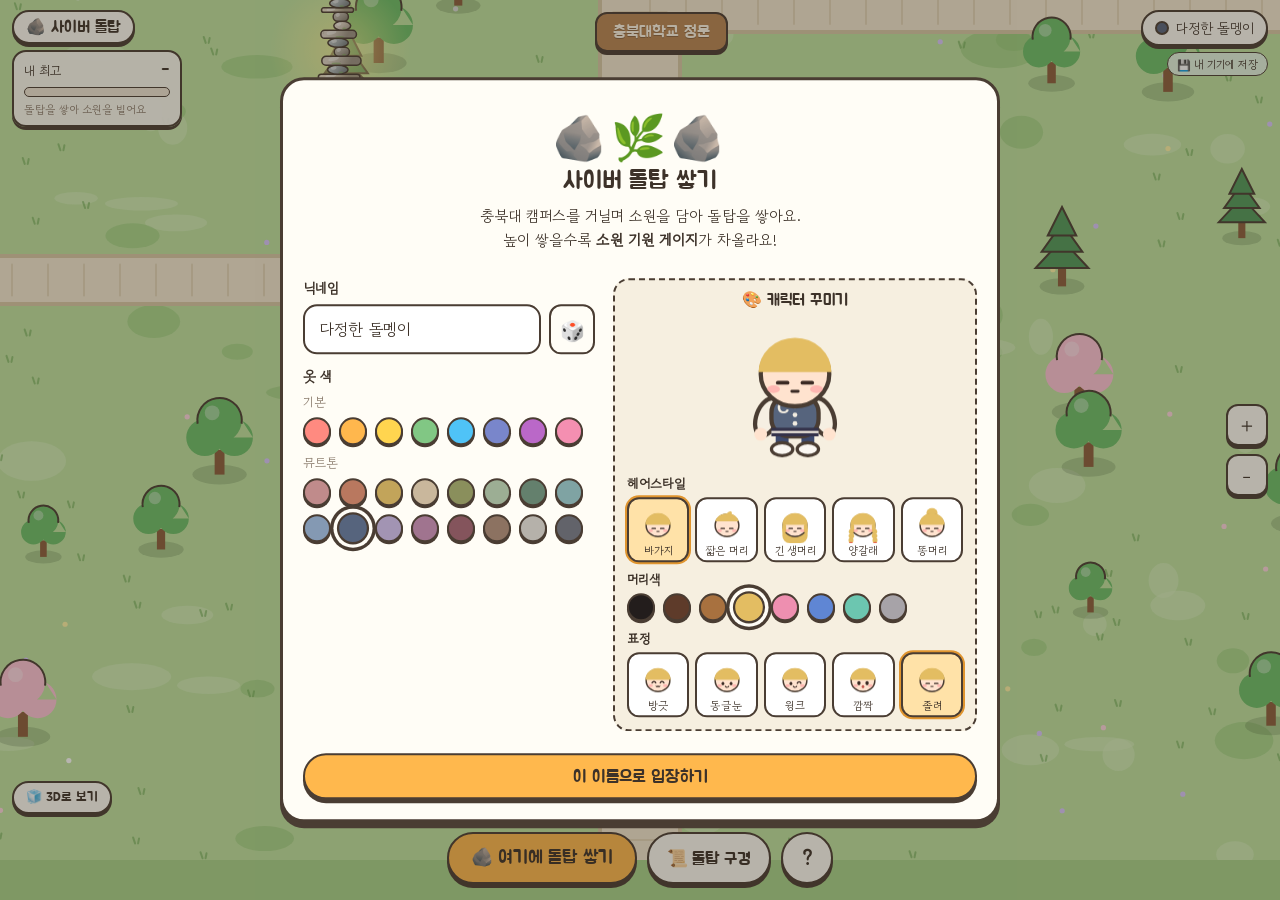
<file: index.html>
<!doctype html>
<html lang="ko">
<head>
  <meta charset="utf-8">
  <meta name="viewport" content="width=device-width, initial-scale=1, maximum-scale=1, user-scalable=no, viewport-fit=cover">
  <title>사이버 돌탑 쌓기 · 충북대</title>
  <meta name="description" content="충북대학교 캠퍼스를 거닐며 돌탑을 쌓고 소원을 비는 참여형 웹게임">
  <meta name="theme-color" content="#cfe8b4">
  <link rel="icon" href="data:image/svg+xml,<svg xmlns='http://www.w3.org/2000/svg' viewBox='0 0 100 100'><text y='.9em' font-size='90'>🪨</text></svg>">
  <link rel="preconnect" href="https://fonts.googleapis.com">
  <link rel="preconnect" href="https://fonts.gstatic.com" crossorigin>
  <link href="https://fonts.googleapis.com/css2?family=Gowun+Dodum&family=Jua&display=swap" rel="stylesheet">
  <link rel="stylesheet" href="css/style.css?v=2026112502">
</head>
<body>
  <canvas id="campus" aria-label="충북대학교 캠퍼스 지도"></canvas>

  <!-- 2D는 이 브라우저에만 저장돼요. 3D로 돌아가면 기록이 모두와 공유돼요. -->
  <a class="mode-link" href="index3d.html" title="3D 캠퍼스로 돌아가기 (기록이 모두와 공유돼요)">🧊 3D로 보기</a>

  <!-- 상단 HUD -->
  <header class="hud">
    <div class="hud-col">
      <div class="brand">🪨 사이버 돌탑</div>
      <button id="myCard" class="my-card" type="button" title="내 돌탑 정보">
        <div class="my-row"><span>내 최고</span><b id="myBest">-</b></div>
        <div class="gauge sm"><i id="myGaugeFill"></i></div>
        <small id="myGaugeLabel">돌탑을 쌓아 소원을 빌어요</small>
      </button>
    </div>
    <div class="loc" id="locLabel">충북대학교 정문</div>
    <div class="hud-col right">
      <button id="profileChip" class="chip" type="button" title="이름·캐릭터 바꾸기">
        <span id="profileDot" class="dot"></span><span id="profileName">이름 없음</span>
      </button>
      <div id="netBadge" class="badge">연결 중…</div>
    </div>
  </header>

  <div class="zoom">
    <button id="zoomIn" type="button" aria-label="확대">＋</button>
    <button id="zoomOut" type="button" aria-label="축소">－</button>
  </div>

  <nav class="actionbar">
    <button id="btnBuild" class="btn primary" type="button">🪨 여기에 돌탑 쌓기</button>
    <button id="btnGoMine" class="btn go-mine" type="button" title="내 돌탑 앞으로 바로 이동 (M)" hidden>📍 <span class="lbl">내 돌탑으로 이동</span><span class="lbl-s">내 돌탑</span></button>
    <button id="btnList" class="btn" type="button">📜 <span class="lbl">돌탑 </span>구경</button>
    <button id="btnHelp" class="btn icon" type="button" aria-label="도움말">?</button>
  </nav>

  <!-- 내 돌탑이 화면 밖에 있을 때 가장자리에 방향 표시 -->
  <button id="myArrow" class="my-arrow" type="button" aria-label="내 돌탑 방향 (누르면 이동)" hidden>
    <span class="arr">➤</span><span id="myArrowText" class="txt">⭐ 내 돌탑</span>
  </button>

  <div id="toast" class="toast" role="status" aria-live="polite"></div>
  <div id="backdrop" class="backdrop"></div>

  <!-- 처음 방문 -->
  <div id="mWelcome" class="layer modal wide" role="dialog" aria-labelledby="welcomeTitle">
    <div class="modal-hero">🪨🌿🪨</div>
    <h2 id="welcomeTitle">사이버 돌탑 쌓기</h2>
    <p class="sub">충북대 캠퍼스를 거닐며 소원을 담아 돌탑을 쌓아요.<br>높이 쌓을수록 <b>소원 기원 게이지</b>가 차올라요!</p>
    <div class="welcome-cols">
      <div class="welcome-main">
        <label class="field">
          <span>닉네임</span>
          <span class="name-row">
            <input id="inName" maxlength="10" placeholder="예) 개신동 다람쥐" autocomplete="off">
            <button id="btnRandomName" class="dice" type="button" title="랜덤 닉네임·색" aria-label="랜덤 닉네임과 색으로 바꾸기">🎲</button>
          </span>
        </label>
        <div class="field">
          <span>옷 색</span>
          <div id="colorPick"></div>
        </div>
      </div>
      <!-- 캐릭터 꾸미기 (처음 입장 + 닉네임 눌렀을 때 같은 창) -->
      <section class="deco" aria-labelledby="decoTitle">
        <h3 id="decoTitle">🎨 캐릭터 꾸미기</h3>
        <canvas id="decoPreview" class="deco-preview" aria-label="내 캐릭터 미리보기"></canvas>
        <div class="deco-label">헤어스타일</div>
        <div id="hairPick" class="deco-opts" role="radiogroup" aria-label="헤어스타일"></div>
        <div class="deco-label">머리색</div>
        <div id="hairColorPick" class="swatches sm" role="radiogroup" aria-label="머리색"></div>
        <div class="deco-label">표정</div>
        <div id="facePick" class="deco-opts" role="radiogroup" aria-label="표정"></div>
      </section>
    </div>
    <button id="btnStart" class="btn primary wide" type="button">캠퍼스 입장하기</button>
  </div>

  <!-- 소원 작성 -->
  <div id="mWish" class="layer modal" role="dialog" aria-labelledby="wishTitle">
    <h2 id="wishTitle">어떤 소원을 빌까요?</h2>
    <div id="catPick" class="cats"></div>
    <label class="field">
      <span>소원 한 줄 <em id="wishCount">0/60</em></span>
      <textarea id="inWish" maxlength="60" rows="2" placeholder="예) 이번 학기 전공 A+ 받게 해주세요!"></textarea>
    </label>
    <div class="row-btns">
      <button id="btnWishCancel" class="btn" type="button">취소</button>
      <button id="btnWishOk" class="btn primary" type="button">돌 쌓으러 가기</button>
    </div>
  </div>

  <!-- 도움말 -->
  <div id="mHelp" class="layer modal" role="dialog" aria-labelledby="helpTitle">
    <h2 id="helpTitle">이렇게 놀아요</h2>
    <ol class="help">
      <li><b>이동</b> — 지도를 탭(클릭)하면 그곳으로 걸어가요. 꾹 누른 채 끌면 손가락을 따라가요. 키보드는 <kbd>WASD</kbd>/<kbd>방향키</kbd>.</li>
      <li><b>돌탑 세우기</b> — 마음에 드는 잔디밭에서 <b>여기에 돌탑 쌓기</b>를 누르고 소원을 적어요. (한 사람당 돌탑 1개)</li>
      <li><b>돌 쌓기</b> — 아래에서 돌 모양을 고르고, 위에서 움직이는 돌을 <b>탭</b>해서 떨어뜨려요. (<kbd>Space</kbd>, 숫자키 <kbd>1~7</kbd>)</li>
      <li><b>균형</b> — 위에 올린 돌들의 무게중심이 아랫돌 위를 벗어나면 와르르! 둥근돌·뾰족돌은 그 위에 쌓기 어려워요.</li>
      <li><b>난이도</b> — 높아질수록 돌이 빨라지고, 4층부터 바람, 12층부터 손떨림이 생겨요.</li>
      <li><b>기록</b> — 최고 기록이 캠퍼스의 내 돌탑이 되고, <b>15층</b>이면 소원 기원 게이지 100%!</li>
      <li><b>내 돌탑 찾기</b> — 내 돌탑이 화면 밖에 있으면 가장자리의 ⭐ 화살표가 방향과 거리를 알려 줘요. 아래 <b>📍 내 돌탑으로 이동</b>(<kbd>M</kbd>)을 누르면 바로 앞으로 이동해요.</li>
      <li><b>응원</b> — 다른 사람의 돌탑을 눌러 소원을 보고 ♥ 좋아요와 응원 한마디를 남겨요.</li>
    </ol>
    <button id="btnHelpClose" class="btn primary wide" type="button">알겠어요!</button>
  </div>

  <!-- 돌탑 상세 -->
  <aside id="sTower" class="layer sheet" aria-labelledby="twName">
    <div class="sheet-grab"></div>
    <button class="sheet-close" data-close type="button" aria-label="닫기">✕</button>
    <div class="tw-head">
      <span id="twCat" class="cat-badge"></span>
      <span id="twMine" class="mine-badge" hidden>내 돌탑</span>
      <span id="twDemo" class="demo-badge" hidden>예시</span>
    </div>
    <h2 id="twName" class="tw-name"></h2>
    <p id="twWish" class="tw-wish"></p>
    <p id="twLoc" class="tw-loc"></p>
    <div class="tw-stats">
      <div><small>최고 높이</small><b id="twHeight">0층</b></div>
      <div class="grow">
        <small>소원 기원 게이지</small>
        <div class="gauge"><i id="twGaugeFill"></i></div>
        <small id="twGaugeLabel"></small>
      </div>
    </div>
    <div class="tw-actions">
      <button id="twLike" class="btn like" type="button">♡ <span id="twLikeCount">0</span></button>
      <div id="twOwner" class="owner-actions" hidden>
        <button id="btnRestack" class="btn primary" type="button">🪨 다시 쌓기</button>
        <button id="btnEditWish" class="btn" type="button">✏️ 소원 수정</button>
      </div>
    </div>
    <h3>💬 응원 한마디</h3>
    <div id="quickCheers" class="quick"></div>
    <form id="cheerForm" class="cheer-form">
      <input id="inCheer" maxlength="40" placeholder="따뜻한 응원을 남겨 주세요" autocomplete="off">
      <button class="btn primary" type="submit">보내기</button>
    </form>
    <ul id="twCheers" class="cheers"></ul>
    <p id="twTime" class="muted small"></p>
  </aside>

  <!-- 돌탑 목록 -->
  <aside id="sList" class="layer sheet" aria-labelledby="listTitle">
    <div class="sheet-grab"></div>
    <button class="sheet-close" data-close type="button" aria-label="닫기">✕</button>
    <h2 id="listTitle">📜 캠퍼스 돌탑</h2>
    <p id="listSummary" class="muted small"></p>
    <div id="listTabs" class="tabs">
      <button data-sort="height" class="on" type="button">🏆 높이순</button>
      <button data-sort="likes" type="button">♥ 좋아요순</button>
      <button data-sort="recent" type="button">🕒 최신순</button>
    </div>
    <div id="listCats" class="quick"></div>
    <ol id="listItems" class="tower-list"></ol>
  </aside>

  <!-- 돌 쌓기 화면 -->
  <section id="stackScene" class="stack-scene" hidden>
    <canvas id="stackCanvas"></canvas>
    <div class="stack-hud">
      <div class="hud-card big"><small>현재</small><b><span id="skHeight">0</span>층</b></div>
      <div class="hud-card"><small>최고</small><b><span id="skBest">0</span>층</b></div>
      <div class="hud-card grow">
        <div class="hud-line"><span id="skLevel">Lv.1</span><span id="skWind">🍃 바람 없음</span></div>
        <small>안정도</small>
        <div class="gauge sm"><i id="skStab"></i></div>
      </div>
    </div>
    <div id="skWish" class="sk-wish"></div>
    <div id="skTip" class="sk-tip">화면을 탭하면 돌이 떨어져요 👇</div>
    <div id="skBottom" class="stack-bottom">
      <div id="skTray" class="tray"></div>
      <div class="stack-actions">
        <button id="skExit" class="btn" type="button">← 캠퍼스로</button>
        <button id="skFinish" class="btn primary" type="button">✅ 완성하고 기록하기</button>
      </div>
    </div>
    <div id="skResult" class="result" hidden>
      <div class="result-card">
        <div id="rsEmoji" class="result-emoji">🪨</div>
        <h2 id="rsTitle"></h2>
        <div class="result-stats">
          <div><small>이번 기록</small><b id="rsHeight">0층</b></div>
          <div><small>최고 기록</small><b id="rsBest">0층</b></div>
        </div>
        <div id="rsRecord" class="record-badge" hidden>🎉 새 최고 기록!</div>
        <small>소원 기원 게이지</small>
        <div class="gauge"><i id="rsGaugeFill"></i></div>
        <small id="rsGaugeLabel"></small>
        <p id="rsNote" class="muted small"></p>
        <div class="row-btns">
          <button id="rsExit" class="btn" type="button">캠퍼스로</button>
          <button id="rsRetry" class="btn primary" type="button">🔁 다시 도전</button>
        </div>
      </div>
    </div>
  </section>

  <script src="js/data.js?v=2026112504"></script>
  <script src="js/stones.js?v=2026112503"></script>
  <script src="js/avatar.js?v=2026112206"></script>
  <script src="js/store.js?v=2026112401"></script>
  <script src="js/layout-data.js?v=2026112301"></script>
  <script src="js/layout.js?v=2026112206"></script>
  <script src="js/campus.js?v=2026112501"></script>
  <script src="js/stack.js?v=2026112206"></script>
  <script src="js/main.js?v=2026112508"></script>
</body>
</html>
</file>
<file: css/style.css>
/* =========================================================
 * style.css — 사이버 돌탑 쌓기 디자인
 * 귀엽고 깔끔한 2D 게임 스타일: 둥근 모서리, 진한 갈색 외곽선,
 * 아래로 떨어지는 그림자(통통 튀는 버튼 느낌)
 * ========================================================= */

:root {
  --ink: #3d3229;
  --line: #4a3d33;
  --paper: #fffdf6;
  --paper-2: #f6efe0;
  --grass: #cfe8b4;
  --primary: #ffb84d;
  --primary-2: #ffcf7a;
  --like: #ff6b81;
  --ok: #5cb87a;
  --warn: #f0b43c;
  --danger: #ec6a5c;
  --muted: #8a7b6c;
  --radius: 18px;
  --shadow: 0 4px 0 var(--line);
  --safe-top: env(safe-area-inset-top, 0px);
  --safe-bottom: env(safe-area-inset-bottom, 0px);
  color-scheme: light;
}

* { box-sizing: border-box; }
[hidden] { display: none !important; }

html, body {
  margin: 0;
  height: 100%;
  overflow: hidden;
  background: var(--grass);
  color: var(--ink);
  font-family: 'Gowun Dodum', system-ui, -apple-system, 'Apple SD Gothic Neo', 'Malgun Gothic', sans-serif;
  -webkit-tap-highlight-color: transparent;
  -webkit-user-select: none;
  user-select: none;
  overscroll-behavior: none;
}

h1, h2, h3, .brand, .btn, .tw-name, .result-card h2 {
  font-family: 'Jua', 'Gowun Dodum', sans-serif;
  font-weight: 400;
}

input, textarea, button { font: inherit; color: inherit; }
input, textarea { -webkit-user-select: text; user-select: text; }

kbd {
  display: inline-block;
  min-width: 1.5em;
  padding: 0 5px;
  border: 1.5px solid var(--line);
  border-bottom-width: 3px;
  border-radius: 6px;
  background: #fff;
  font-family: inherit;
  font-size: 0.85em;
  text-align: center;
  line-height: 1.4;
}

#campus {
  position: fixed;
  inset: 0;
  display: block;
  touch-action: none;
  cursor: pointer;
}

/* ---------------- 버튼 ---------------- */

.btn {
  display: inline-flex;
  align-items: center;
  justify-content: center;
  gap: 4px;
  min-height: 46px;
  padding: 0 18px;
  border: 2.5px solid var(--line);
  border-radius: 999px;
  background: var(--paper);
  box-shadow: var(--shadow);
  font-size: 17px;
  cursor: pointer;
  white-space: nowrap;
  transition: transform .08s, box-shadow .08s, background .15s;
}
.btn:hover { background: #fff; }
.btn:active { transform: translateY(3px); box-shadow: 0 1px 0 var(--line); }
.btn:focus-visible, .chip:focus-visible, .my-card:focus-visible, .tray-btn:focus-visible { outline: 3px solid #6c9ef0; outline-offset: 2px; }
.btn.primary { background: var(--primary); }
.btn.primary:hover { background: var(--primary-2); }
.btn.icon { width: 46px; padding: 0; font-size: 20px; }
.btn.wide { width: 100%; margin-top: 8px; }

/* ---------------- 상단 HUD ---------------- */

.hud {
  position: fixed;
  top: 0; left: 0; right: 0;
  z-index: 10;
  display: flex;
  align-items: flex-start;
  justify-content: space-between;
  gap: 8px;
  padding: calc(10px + var(--safe-top)) 12px 0;
  pointer-events: none;
}
.hud > * { pointer-events: auto; }
.hud-col { display: flex; flex-direction: column; gap: 6px; min-width: 0; }
.hud-col.right { align-items: flex-end; }

.brand {
  align-self: flex-start;
  padding: 5px 12px;
  border: 2px solid var(--line);
  border-radius: 999px;
  background: var(--paper);
  box-shadow: 0 3px 0 var(--line);
  font-size: 16px;
}

.my-card {
  width: 170px;
  padding: 8px 10px;
  border: 2px solid var(--line);
  border-radius: 14px;
  background: rgba(255, 253, 246, .95);
  box-shadow: 0 3px 0 var(--line);
  text-align: left;
  cursor: pointer;
}
.my-row { display: flex; justify-content: space-between; align-items: baseline; font-size: 13px; }
.my-row b { font-family: 'Jua', sans-serif; font-size: 18px; font-weight: 400; }
.my-card small { display: block; margin-top: 3px; font-size: 11px; color: var(--muted); }

.loc {
  margin-top: 2px;
  padding: 8px 16px;
  border: 2.5px solid var(--line);
  border-radius: 12px;
  background: #b98654;
  color: #fff8e8;
  box-shadow: 0 3px 0 var(--line);
  font-family: 'Jua', sans-serif;
  font-size: 16px;
  text-shadow: 0 1px 0 rgba(0,0,0,.25);
  white-space: nowrap;
  max-width: 40vw;
  overflow: hidden;
  text-overflow: ellipsis;
  pointer-events: none !important;
}

.chip {
  display: inline-flex;
  align-items: center;
  gap: 6px;
  max-width: 150px;
  padding: 6px 12px;
  border: 2px solid var(--line);
  border-radius: 999px;
  background: var(--paper);
  box-shadow: 0 3px 0 var(--line);
  cursor: pointer;
  font-size: 14px;
}
.chip span:last-child { overflow: hidden; text-overflow: ellipsis; white-space: nowrap; }
.dot { width: 14px; height: 14px; flex: none; border-radius: 50%; border: 2px solid var(--line); background: #ccc; }

.badge {
  padding: 3px 9px;
  border: 1.5px solid var(--line);
  border-radius: 999px;
  background: #fff;
  font-size: 11px;
}
.badge.ok { background: #e3f5e2; }
.badge.warn { background: #ffe9c7; }

/* ---------------- 2D ↔ 3D 전환 링크 ---------------- */
.mode-link {
  position: fixed;
  left: 12px;
  bottom: calc(86px + var(--safe-bottom));
  z-index: 10;
  padding: 6px 12px;
  border: 2px solid var(--line);
  border-radius: 999px;
  background: var(--paper);
  box-shadow: 0 3px 0 var(--line);
  color: var(--ink);
  font-family: 'Jua', sans-serif;
  font-size: 13px;
  text-decoration: none;
}
body.stacking .mode-link { display: none; }

/* ---------------- 확대·축소 ---------------- */

.zoom {
  position: fixed;
  right: 12px;
  top: 50%;
  z-index: 10;
  display: flex;
  flex-direction: column;
  gap: 8px;
  transform: translateY(-50%);
}
.zoom button {
  width: 42px; height: 42px;
  border: 2.5px solid var(--line);
  border-radius: 12px;
  background: var(--paper);
  box-shadow: 0 3px 0 var(--line);
  font-size: 22px;
  line-height: 1;
  cursor: pointer;
}
.zoom button:active { transform: translateY(2px); box-shadow: 0 1px 0 var(--line); }

/* ---------------- 하단 액션바 ---------------- */

.actionbar {
  position: fixed;
  left: 50%;
  bottom: calc(16px + var(--safe-bottom));
  z-index: 10;
  display: flex;
  gap: 10px;
  transform: translateX(-50%);
  max-width: calc(100vw - 24px);
}
.actionbar .btn.primary { font-size: 18px; padding: 0 22px; min-height: 52px; }
.actionbar .btn { min-height: 52px; }
.actionbar .btn.icon { width: 52px; }
.actionbar .btn.go-mine { background: #ffe2a8; }
.actionbar .btn.go-mine:hover { background: #fff0cf; }
.actionbar .lbl-s { display: none; }
.actionbar [hidden] { display: none; }

/* ---------------- 내 돌탑 방향 화살표 ---------------- */

.my-arrow {
  position: fixed;
  left: 0;
  top: 0;
  z-index: 9;
  display: flex;
  align-items: center;
  gap: 4px;
  padding: 4px 10px 4px 6px;
  border: 2.5px solid var(--line);
  border-radius: 999px;
  background: #ffe2a8;
  box-shadow: 0 3px 0 var(--line);
  color: var(--ink);
  font-family: 'Jua', sans-serif;
  font-size: 13px;
  white-space: nowrap;
  cursor: pointer;
  will-change: transform;
}
.my-arrow[hidden] { display: none; }
.my-arrow .arr {
  display: inline-grid;
  place-items: center;
  width: 22px;
  height: 22px;
  border-radius: 50%;
  background: var(--line);
  color: #ffe2a8;
  font-size: 12px;
  line-height: 1;
}
.my-arrow:active { box-shadow: 0 1px 0 var(--line); }

/* 2D ↔ 3D 전환 링크 (두 화면 공통) */
.mode-link {
  position: fixed;
  left: 12px;
  bottom: calc(86px + var(--safe-bottom));
  z-index: 10;
  padding: 6px 12px;
  border: 2px solid var(--line);
  border-radius: 999px;
  background: var(--paper);
  box-shadow: 0 3px 0 var(--line);
  color: var(--ink);
  font-family: 'Jua', sans-serif;
  font-size: 13px;
  text-decoration: none;
}
body.stacking .mode-link { display: none; }

/* ---------------- 토스트 ---------------- */

.toast {
  position: fixed;
  left: 50%;
  top: calc(118px + var(--safe-top));
  z-index: 100;
  max-width: min(92vw, 440px);
  padding: 10px 18px;
  border: 2px solid var(--line);
  border-radius: 14px;
  background: var(--paper);
  box-shadow: 0 4px 0 var(--line);
  font-size: 15px;
  text-align: center;
  opacity: 0;
  pointer-events: none;
  transform: translate(-50%, -8px);
  transition: opacity .2s, transform .2s;
}
.toast.show { opacity: 1; transform: translate(-50%, 0); }

/* ---------------- 모달·시트 공통 ---------------- */

.backdrop {
  position: fixed;
  inset: 0;
  z-index: 40;
  background: rgba(50, 40, 30, .35);
  opacity: 0;
  pointer-events: none;
  transition: opacity .2s;
}
.backdrop.show { opacity: 1; pointer-events: auto; }

.layer {
  visibility: hidden;
  opacity: 0;
  pointer-events: none;
}
.layer.open { visibility: visible; opacity: 1; pointer-events: auto; }

.modal {
  position: fixed;
  left: 50%;
  top: 50%;
  z-index: 60;
  width: min(92vw, 400px);
  max-height: 88vh;
  overflow-y: auto;
  padding: 22px 20px 20px;
  border: 3px solid var(--line);
  border-radius: 24px;
  background: var(--paper);
  box-shadow: 0 6px 0 var(--line);
  transform: translate(-50%, -46%) scale(.96);
  transition: opacity .2s, transform .2s, visibility .2s;
}
.modal.open { transform: translate(-50%, -50%) scale(1); }
.modal.wide { width: min(92vw, 400px); }

/* 처음 입장 창: [닉네임·색] 옆에 [캐릭터 꾸미기] (좁은 화면은 위아래) */
.welcome-cols { display: flex; flex-direction: column; gap: 4px; }
.welcome-main { min-width: 0; }
.deco {
  margin: 4px 0 14px;
  padding: 10px 12px 12px;
  border: 2px dashed var(--line);
  border-radius: 16px;
  background: var(--paper-2);
}
.deco h3 { margin: 0 0 6px; font-size: 16px; font-family: 'Jua', sans-serif; font-weight: 400; text-align: center; }
.deco-preview { display: block; width: 100%; height: 120px; }
.deco-label { margin: 8px 0 4px; font-weight: 700; font-size: 13px; }
.deco-opts { display: grid; grid-template-columns: repeat(5, 1fr); gap: 6px; }
.deco-opt {
  display: flex; flex-direction: column; align-items: center; gap: 1px;
  padding: 4px 2px 3px;
  border: 2px solid var(--line);
  border-radius: 12px;
  background: #fff;
  font: inherit; font-size: 11px; line-height: 1.2;
  color: var(--ink);
  cursor: pointer;
}
.deco-opt canvas { width: 40px; height: 40px; }
.deco-opt.on { background: #ffe2a8; box-shadow: 0 0 0 2px #e0952f; }
.deco-opt:active { transform: scale(.95); }
.swatches.sm { gap: 8px; }
.swatch-label { margin: 8px 0 6px; font-size: 12.5px; color: var(--muted); }
.swatch-label:first-child { margin-top: 0; }
.swatches.sm .swatch { width: 28px; height: 28px; }
@media (min-width: 700px) {
  .modal.wide { width: min(94vw, 720px); }
  .welcome-cols { flex-direction: row; gap: 18px; align-items: flex-start; }
  .welcome-main { flex: 1; }
  .deco { flex: 1.15; margin-top: 12px; }
  .deco-preview { height: 150px; }
}
.modal h2 { margin: 0 0 8px; font-size: 24px; text-align: center; }
.modal .sub { margin: 0 0 14px; text-align: center; line-height: 1.6; font-size: 15px; }
.modal-hero { font-size: 44px; text-align: center; letter-spacing: 4px; animation: bob 2.4s ease-in-out infinite; }

@keyframes bob { 50% { transform: translateY(-5px); } }

.field { display: block; margin: 12px 0; }
.field > span { display: flex; justify-content: space-between; margin-bottom: 6px; font-weight: 700; font-size: 14px; }
.field em { font-style: normal; font-weight: 400; color: var(--muted); }
.field input, .field textarea, .cheer-form input {
  width: 100%;
  padding: 11px 14px;
  border: 2.5px solid var(--line);
  border-radius: 14px;
  background: #fff;
  font-size: 16px;
  outline: none;
  resize: none;
}
.field input:focus, .field textarea:focus, .cheer-form input:focus { border-color: #e0952f; box-shadow: 0 0 0 3px rgba(255, 184, 77, .35); }

.field > .name-row { display: flex; justify-content: flex-start; gap: 8px; margin: 0; font-weight: 400; }
.name-row input { flex: 1; min-width: 0; }
.dice {
  flex: none; width: 46px; border: 2px solid var(--line); border-radius: 12px;
  background: var(--paper); font-size: 20px; cursor: pointer;
}
.dice:active { transform: scale(.92); }
.swatches { display: flex; flex-wrap: wrap; gap: 10px; }
.swatch {
  width: 36px; height: 36px;
  border: 2.5px solid var(--line);
  border-radius: 50%;
  cursor: pointer;
  box-shadow: 0 2px 0 var(--line);
  transition: transform .1s;
}
.swatch.on { transform: scale(1.15); box-shadow: 0 0 0 3px var(--paper), 0 0 0 6px var(--line); }

.cats { display: grid; grid-template-columns: repeat(3, 1fr); gap: 8px; margin: 10px 0 4px; }
.cat {
  padding: 9px 4px;
  border: 2px solid var(--line);
  border-radius: 12px;
  background: #fff;
  cursor: pointer;
  font-size: 15px;
}
.cat.on { background: var(--c); color: #fff; box-shadow: 0 3px 0 var(--line); text-shadow: 0 1px 0 rgba(0,0,0,.2); }

.row-btns { display: flex; gap: 10px; margin-top: 14px; }
.row-btns .btn { flex: 1; }

.help { margin: 6px 0 10px; padding-left: 20px; line-height: 1.65; font-size: 14.5px; }
.help li { margin-bottom: 7px; }

/* 시트(모바일: 아래에서 올라옴 / PC: 오른쪽 패널) */
.sheet {
  position: fixed;
  left: 0; right: 0; bottom: 0;
  z-index: 50;
  max-height: 78vh;
  overflow-y: auto;
  padding: 10px 18px calc(20px + var(--safe-bottom));
  border: 3px solid var(--line);
  border-bottom: 0;
  border-radius: 26px 26px 0 0;
  background: var(--paper);
  transform: translateY(40px);
  transition: opacity .2s, transform .25s, visibility .25s;
  -webkit-user-select: text;
  user-select: text;
}
.sheet.open { transform: translateY(0); }
.sheet-grab { width: 48px; height: 5px; margin: 0 auto 8px; border-radius: 3px; background: #d6c9b5; }
.sheet-close {
  position: absolute;
  top: 10px; right: 12px;
  width: 36px; height: 36px;
  border: 2px solid var(--line);
  border-radius: 50%;
  background: #fff;
  cursor: pointer;
  font-size: 15px;
}
.sheet h2 { margin: 4px 0 8px; font-size: 22px; padding-right: 40px; }
.sheet h3 { margin: 18px 0 8px; font-family: 'Jua', sans-serif; font-weight: 400; font-size: 18px; }

@media (min-width: 760px) {
  .sheet {
    left: auto;
    top: calc(84px + var(--safe-top));
    right: 70px;
    bottom: 16px;
    width: 380px;
    max-height: none;
    border-bottom: 3px solid var(--line);
    border-radius: 24px;
    box-shadow: 0 6px 0 var(--line);
    transform: translateX(30px);
  }
  .sheet.open { transform: translateX(0); }
  .sheet-grab { display: none; }
}

/* ---------------- 게이지 ---------------- */

.gauge {
  position: relative;
  height: 16px;
  margin: 4px 0;
  overflow: hidden;
  border: 2px solid var(--line);
  border-radius: 999px;
  background: #efe6d5;
}
.gauge.sm { height: 10px; border-width: 1.5px; }
.gauge i {
  display: block;
  width: 0;
  height: 100%;
  border-radius: inherit;
  background: linear-gradient(90deg, #ffd36e, #ff9f6e, #ff7aa2);
  transition: width .6s cubic-bezier(.2, .9, .3, 1.2);
}
.gauge i.full { background: linear-gradient(90deg, #ffe066, #ffb84d, #ff6b81, #a083e0); background-size: 200% 100%; animation: shine 2s linear infinite; }
@keyframes shine { to { background-position: -200% 0; } }

/* ---------------- 돌탑 상세 ---------------- */

.tw-head { display: flex; gap: 6px; flex-wrap: wrap; }
.cat-badge, .mine-badge, .demo-badge {
  padding: 3px 10px;
  border: 2px solid var(--line);
  border-radius: 999px;
  font-size: 13px;
}
.cat-badge { color: #fff; text-shadow: 0 1px 0 rgba(0,0,0,.25); }
.mine-badge { background: #ffe2a8; }
.demo-badge { background: #e7e3f6; }
.tw-name { margin: 10px 0 4px !important; }
.tw-loc {
  margin: -6px 0 12px;
  color: var(--muted);
  font-size: 14px;
}
.tw-wish {
  margin: 8px 0 14px;
  padding: 12px 14px;
  border: 2px dashed #c9b79c;
  border-radius: 14px;
  background: #fff8e9;
  font-size: 17px;
  line-height: 1.5;
  word-break: keep-all;
  overflow-wrap: anywhere;
}
.tw-stats { display: flex; gap: 14px; align-items: center; }
.tw-stats > div:first-child { text-align: center; padding-right: 14px; border-right: 2px dashed #d9ccb6; }
.tw-stats b { display: block; font-family: 'Jua', sans-serif; font-size: 26px; font-weight: 400; }
.tw-stats small { color: var(--muted); font-size: 12px; }
.grow { flex: 1; min-width: 0; }

.tw-actions { display: flex; flex-wrap: wrap; gap: 8px; margin-top: 14px; }
.owner-actions { display: flex; gap: 8px; flex-wrap: wrap; }
.btn.like { color: var(--like); }
.btn.like.on { background: #ffe0e6; }

.quick { display: flex; flex-wrap: wrap; gap: 6px; margin: 6px 0; }
.chip-btn {
  padding: 6px 11px;
  border: 2px solid var(--line);
  border-radius: 999px;
  background: #fff;
  cursor: pointer;
  font-size: 13.5px;
}
.chip-btn:hover { background: #fff3dc; }
.chip-btn.on { background: var(--primary); box-shadow: 0 2px 0 var(--line); }

.cheer-form { display: flex; gap: 8px; margin: 10px 0; }
.cheer-form input { flex: 1; min-width: 0; }
.cheer-form .btn { min-height: 46px; }

.cheers { list-style: none; margin: 0; padding: 0; }
.cheers li {
  display: grid;
  grid-template-columns: auto 1fr auto;
  gap: 8px;
  align-items: baseline;
  padding: 9px 2px;
  border-bottom: 1.5px dashed #e3d7c2;
  font-size: 14.5px;
}
.cheers li b { color: #9a6b3c; }
.cheers li span { overflow-wrap: anywhere; }
.cheers li small { color: var(--muted); font-size: 11.5px; white-space: nowrap; }
.cheers li.empty, .tower-list li.empty { display: block; color: var(--muted); text-align: center; padding: 18px 0; border: 0; }

.muted { color: var(--muted); }
.small { font-size: 12.5px; }

/* ---------------- 돌탑 목록 ---------------- */

.tabs { display: flex; gap: 4px; padding: 4px; border: 2px solid var(--line); border-radius: 999px; background: var(--paper-2); }
.tabs button {
  flex: 1;
  padding: 7px 4px;
  border: 0;
  border-radius: 999px;
  background: transparent;
  cursor: pointer;
  font-size: 14px;
}
.tabs button.on { background: var(--primary); box-shadow: inset 0 0 0 2px var(--line); }

.tower-list { list-style: none; margin: 8px 0 0; padding: 0; }
.tower-item {
  display: flex;
  align-items: center;
  gap: 10px;
  width: 100%;
  margin: 6px 0;
  padding: 10px 12px;
  border: 2px solid var(--line);
  border-radius: 16px;
  background: #fff;
  box-shadow: 0 3px 0 var(--line);
  text-align: left;
  cursor: pointer;
}
.tower-item:active { transform: translateY(2px); box-shadow: 0 1px 0 var(--line); }
.tower-item.mine { background: #fff4d9; }
.tower-item .rank { width: 30px; flex: none; text-align: center; font-family: 'Jua', sans-serif; font-size: 18px; }
.tower-item .body { flex: 1; min-width: 0; }
.tower-item .body b, .tower-item .body small { display: block; overflow: hidden; white-space: nowrap; text-overflow: ellipsis; }
.tower-item .body small { color: var(--muted); font-size: 12.5px; }
.tower-item .meta { flex: none; text-align: right; }
.tower-item .meta b { display: block; font-family: 'Jua', sans-serif; font-weight: 400; font-size: 18px; }
.tower-item .meta small { color: var(--like); font-size: 12px; }

/* ---------------- 돌 쌓기 화면 ---------------- */

.stack-scene {
  position: fixed;
  inset: 0;
  z-index: 70;
  background: #bfe6ff;
  overflow: hidden;
}
#stackCanvas { position: absolute; inset: 0; display: block; touch-action: none; cursor: pointer; }

.stack-hud {
  position: absolute;
  top: calc(10px + var(--safe-top));
  left: 10px; right: 10px;
  display: flex;
  gap: 8px;
  pointer-events: none;
}
.hud-card {
  padding: 6px 12px;
  border: 2px solid var(--line);
  border-radius: 14px;
  background: rgba(255, 253, 246, .94);
  box-shadow: 0 3px 0 var(--line);
  text-align: center;
}
.hud-card small { display: block; font-size: 11px; color: var(--muted); }
.hud-card b { font-family: 'Jua', sans-serif; font-weight: 400; font-size: 20px; }
.hud-card.big b { font-size: 26px; color: #d9822b; }
.hud-card.grow { flex: 1; min-width: 0; text-align: left; }
.hud-line { display: flex; justify-content: space-between; gap: 6px; font-size: 12.5px; white-space: nowrap; }
.hud-line span:last-child { overflow: hidden; text-overflow: ellipsis; }
#skStab.ok { background: var(--ok); }
#skStab.warn { background: var(--warn); }
#skStab.danger { background: var(--danger); animation: blink .6s infinite; }
@keyframes blink { 50% { opacity: .5; } }

.sk-wish {
  position: absolute;
  top: calc(80px + var(--safe-top));
  left: 50%;
  max-width: min(88vw, 460px);
  padding: 6px 14px;
  border: 2px dashed var(--line);
  border-radius: 999px;
  background: rgba(255, 248, 233, .9);
  font-size: 14px;
  white-space: nowrap;
  overflow: hidden;
  text-overflow: ellipsis;
  transform: translateX(-50%);
  pointer-events: none;
}

.sk-tip {
  position: absolute;
  left: 50%;
  top: 42%;
  padding: 8px 16px;
  border-radius: 999px;
  background: rgba(61, 50, 41, .78);
  color: #fff;
  font-size: 15px;
  transform: translateX(-50%);
  pointer-events: none;
  animation: bob 1.6s ease-in-out infinite;
  transition: opacity .3s;
}
.sk-tip.hide { opacity: 0; }

.stack-bottom {
  position: absolute;
  left: 0; right: 0; bottom: 0;
  padding: 10px 10px calc(12px + var(--safe-bottom));
  border-top: 3px solid var(--line);
  border-radius: 22px 22px 0 0;
  background: rgba(255, 253, 246, .96);
}
.tray {
  display: flex;
  gap: 6px;
  overflow-x: auto;
  padding: 2px 2px 8px;
  scrollbar-width: thin;
  justify-content: safe center;
}
.tray-btn {
  position: relative;
  display: flex;
  flex: none;
  flex-direction: column;
  align-items: center;
  gap: 2px;
  width: 72px;
  padding: 6px 2px 5px;
  border: 2px solid var(--line);
  border-radius: 14px;
  background: #fff;
  box-shadow: 0 3px 0 var(--line);
  cursor: pointer;
  transition: transform .1s, background .1s;
}
.tray-btn:active { transform: translateY(2px); box-shadow: 0 1px 0 var(--line); }
.tray-btn.on { background: #fff0c9; transform: translateY(-3px); box-shadow: 0 5px 0 var(--line); border-color: #b9671b; }
.tray-btn canvas { pointer-events: none; }
.tray-name { font-size: 13px; }
.tray-btn kbd { position: absolute; top: 3px; left: 4px; font-size: 10px; min-width: 1.3em; padding: 0 3px; border-bottom-width: 2px; }

.stack-actions { display: flex; gap: 8px; justify-content: center; }
.stack-actions .btn { flex: 1; max-width: 240px; }

/* 결과 */
.result {
  position: absolute;
  inset: 0;
  z-index: 5;
  display: flex;
  align-items: center;
  justify-content: center;
  padding: 16px;
  background: rgba(50, 40, 30, .4);
  animation: fadeIn .25s;
}
@keyframes fadeIn { from { opacity: 0; } }
.result-card {
  width: min(92vw, 380px);
  padding: 20px;
  border: 3px solid var(--line);
  border-radius: 26px;
  background: var(--paper);
  box-shadow: 0 6px 0 var(--line);
  text-align: center;
  animation: pop .35s cubic-bezier(.2, 1.4, .4, 1);
}
@keyframes pop { from { transform: scale(.8); opacity: 0; } }
.result-emoji { font-size: 52px; line-height: 1.1; }
.result-card h2 { margin: 6px 0 12px; font-size: 25px; }
.result-stats { display: flex; justify-content: center; gap: 12px; margin-bottom: 10px; }
.result-stats > div { flex: 1; padding: 8px; border: 2px solid var(--line); border-radius: 14px; background: #fff; }
.result-stats small, .result-card > small { display: block; color: var(--muted); font-size: 12px; }
.result-stats b { font-family: 'Jua', sans-serif; font-weight: 400; font-size: 26px; }
.record-badge {
  display: inline-block;
  margin-bottom: 10px;
  padding: 4px 14px;
  border: 2px solid var(--line);
  border-radius: 999px;
  background: #ffe066;
  font-family: 'Jua', sans-serif;
  animation: bob 1.2s ease-in-out infinite;
}
.result-card p { line-height: 1.5; }

/* ---------------- 작은 화면 ---------------- */

@media (max-width: 560px) {
  .hud { padding-left: 8px; padding-right: 8px; }
  .brand { font-size: 14px; padding: 4px 10px; }
  .my-card { width: 132px; padding: 6px 8px; }
  .my-card small { display: none; }
  .loc { font-size: 13px; padding: 6px 10px; max-width: 34vw; margin-top: 0; }
  .chip { font-size: 12.5px; max-width: 108px; padding: 5px 9px; }
  .badge { font-size: 10px; }
  .actionbar { gap: 6px; }
  .actionbar .btn { font-size: 15px; padding: 0 14px; }
  .actionbar .btn.primary { font-size: 16px; padding: 0 16px; }
  .actionbar .lbl { display: none; }
  .actionbar .lbl-s { display: inline; }
  .actionbar .btn, .actionbar .btn.primary { font-size: 14.5px; padding: 0 11px; }
  .actionbar .btn.icon { width: 46px; padding: 0; }
  .actionbar { gap: 5px; }
  .zoom { top: auto; bottom: calc(86px + var(--safe-bottom)); transform: none; }
  .hud-card { padding: 5px 8px; }
  .hud-card b { font-size: 18px; }
  .hud-card.big b { font-size: 22px; }
  .sk-wish { top: calc(74px + var(--safe-top)); font-size: 13px; }
  .tray { gap: 4px; justify-content: space-between; }
  .tray-btn { width: calc((100vw - 48px) / 7); min-width: 44px; padding: 5px 1px 4px; border-radius: 12px; }
  .tray-btn canvas { width: 100% !important; height: auto !important; }
  .tray-name { font-size: 11px; white-space: nowrap; letter-spacing: -0.5px; }
  .toast { top: calc(100px + var(--safe-top)); }
}

@media (prefers-reduced-motion: reduce) {
  *, *::before, *::after { animation: none !important; transition: none !important; }
}
</file>
